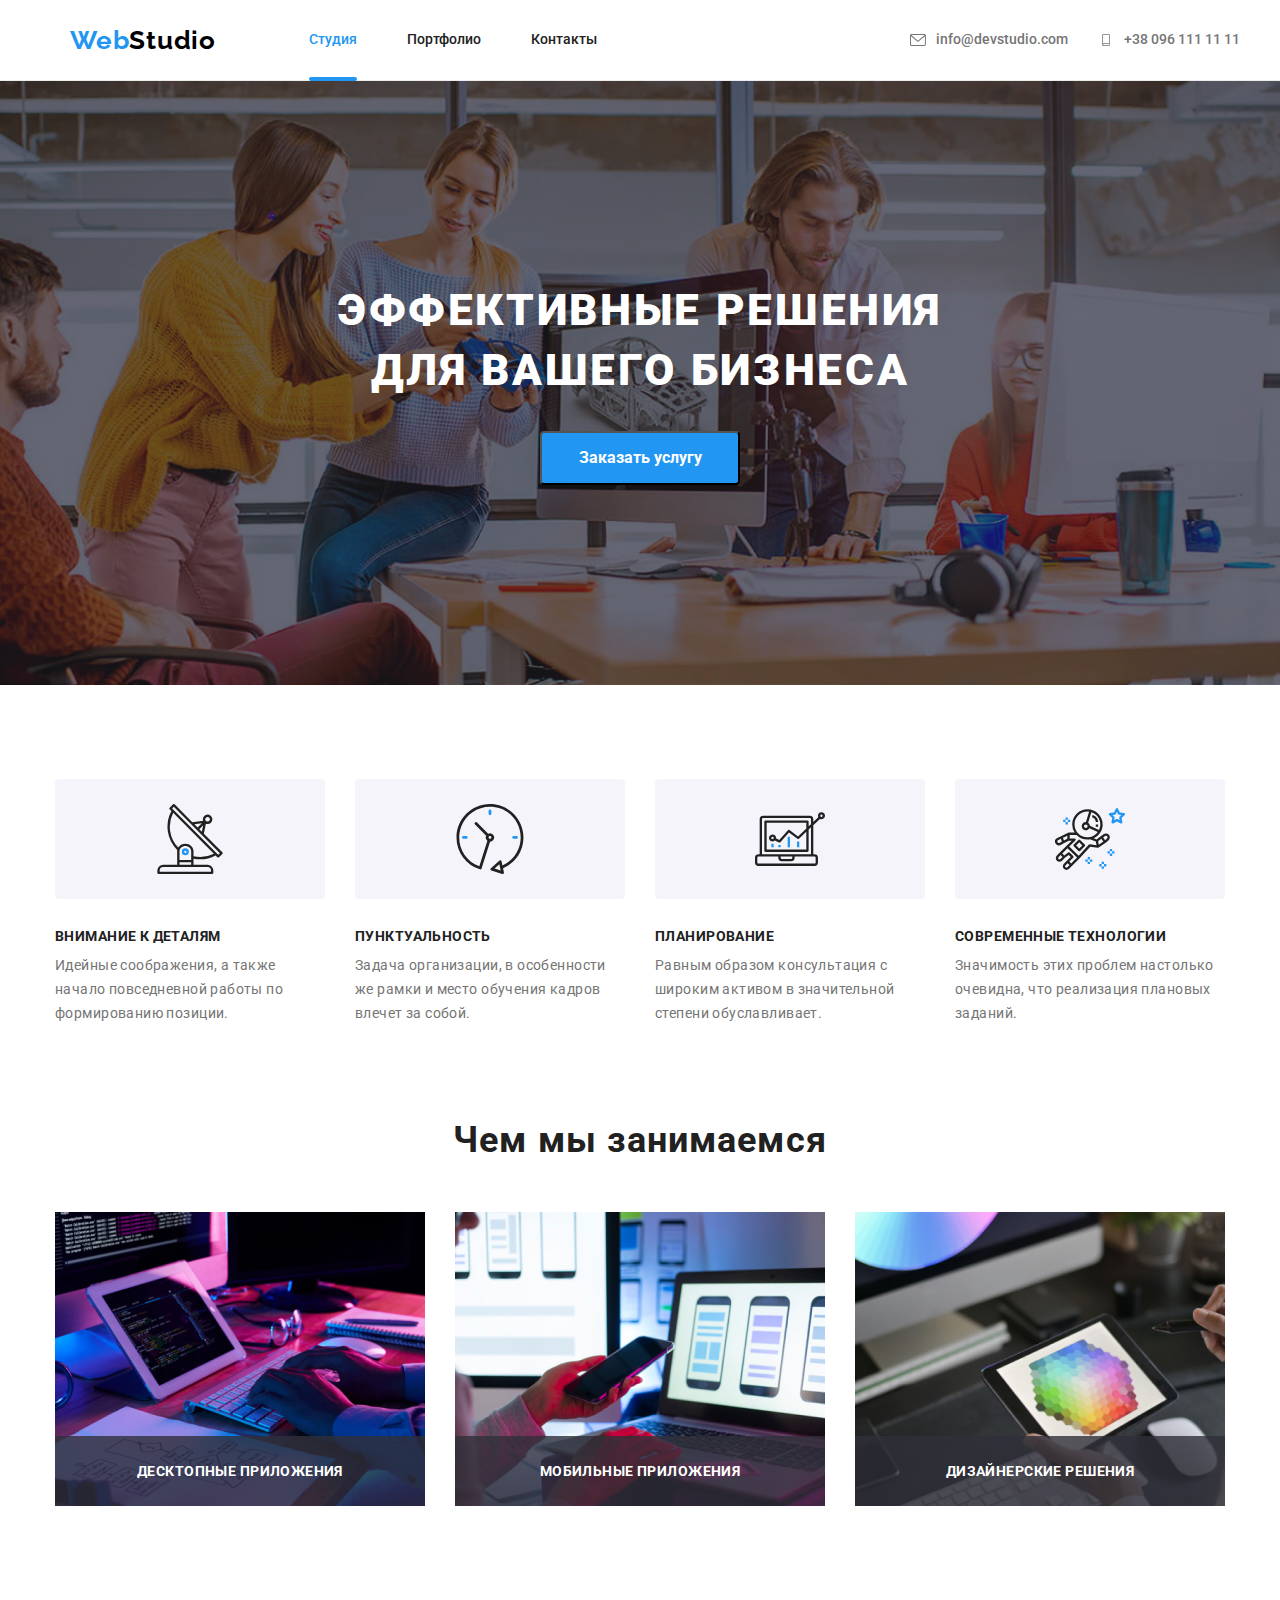
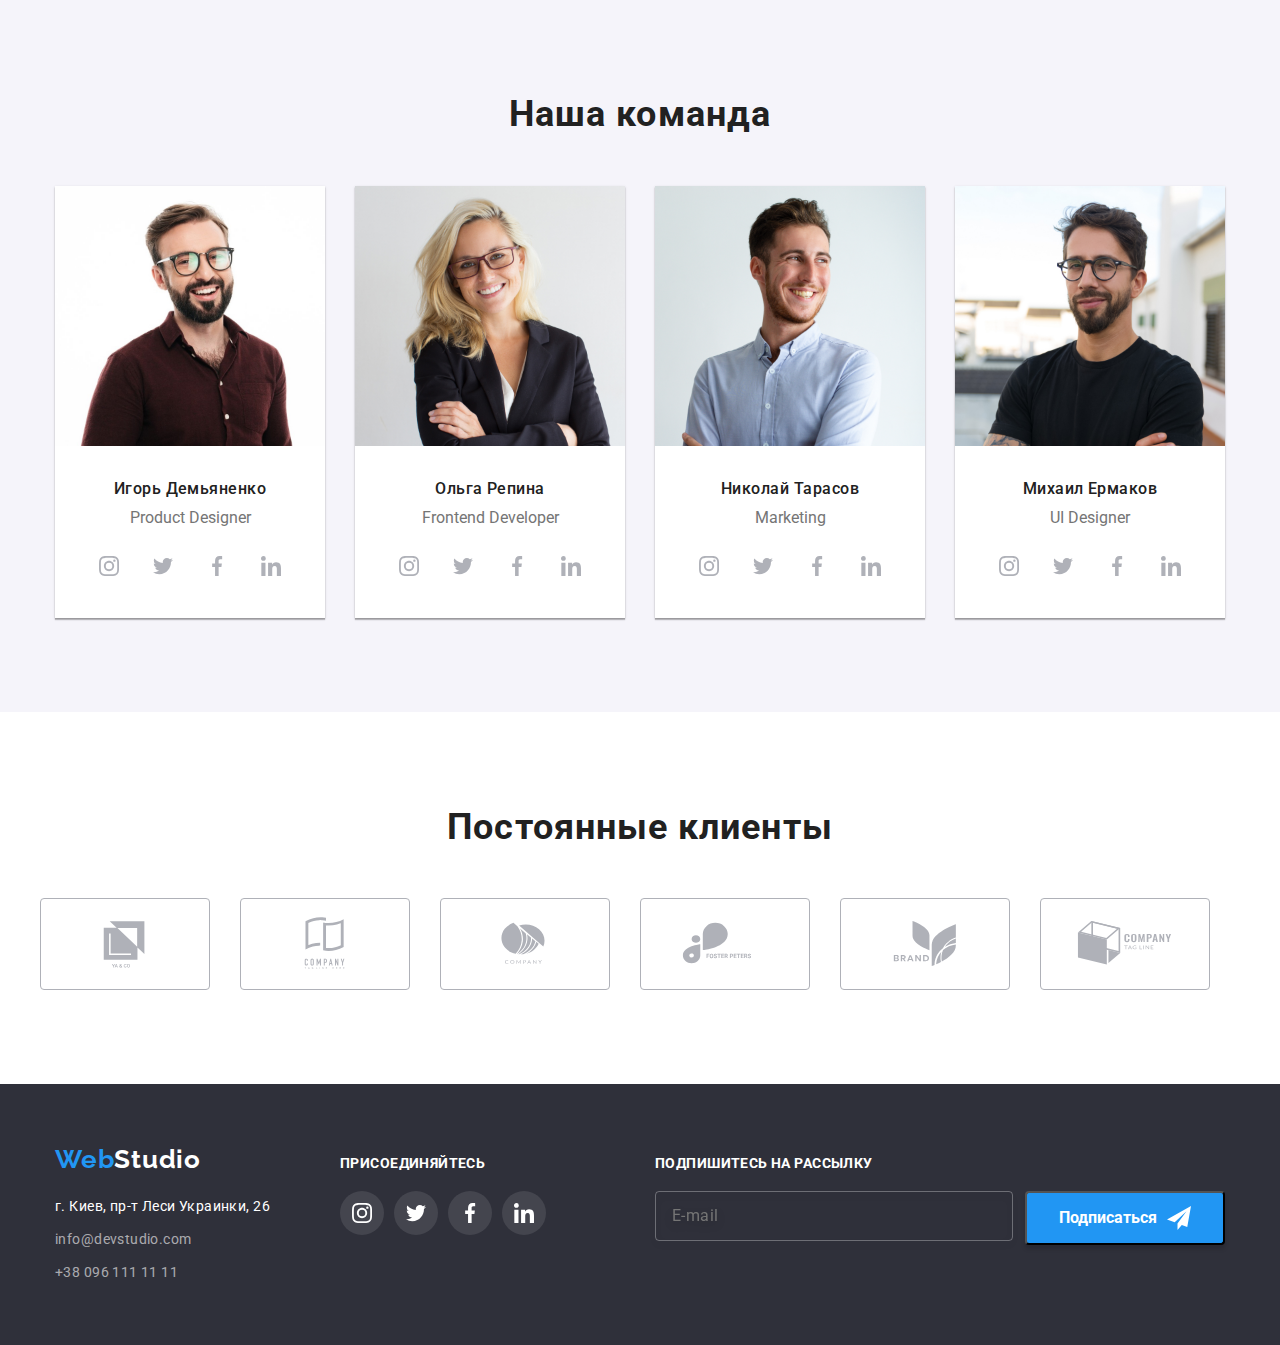
<file: index.html>
<!DOCTYPE html>
<html lang="en">
<head>
    <meta charset="UTF-8">
    <meta http-equiv="X-UA-Compatible" content="IE=edge">
    <meta name="viewport" content="width=device-width, initial-scale=1.0">
    <title>Document</title>
    
    <link rel="preconnect" href="https://fonts.googleapis.com" />
    <link rel="preconnect" href="https://fonts.gstatic.com" />
    <link rel="stylesheet" href="https://cdnjs.cloudflare.com/ajax/libs/modern-normalize/1.1.0/modern-normalize.min.css" />
    <link rel="stylesheet" href="./css/styles.css" />
    <link href="https://fonts.googleapis.com/css2?family=Raleway:wght@700&family=Roboto:wght@400;500;700;900&display=swap"
    rel="stylesheet"
    />
</head>

<body>
    <!--Верхняя линия-->

    <header class="page-header">
        <div class="container">
            <div class="main-nav">
            <a class="logo-left" href="">Web<span class="logo-right">Studio</span></a>
        
        <nav>
            <ul class="site-nav">
                <li class="item"><a href="./studio.html" class="link nav current">Студия</a></li>
                <li class="item"><a href="./portfolio.html" class="link nav">Портфолио</a></li>
                <li class="item"><a href="" class="link nav">Контакты</a></li>
            </ul>
        </nav>
        
        <ul class="contacts-list">
            <li>
                <a class="link contacts tel" href="emailto:info@devstudio.com" aria-label="mail">
                <svg class="header-icon" width="16" heigth="12px">
                    <use href="./images/icons.svg#icon-envelope"></use>
                </svg>
                info@devstudio.com</a>
            </li>
            <li>
                <a class="link contacts mail" href="tel:+380961111111" aria-label="tel">
                <svg class="header-icon" width="16" heigth="12">
                    <use href="./images/icons.svg#icon-smartphone"></use>
                </svg>
                +38 096 111 11 11</a>
            </li>
        </ul>
        </div>
        </div>
    </header>
        <main>

            <!--Шапка-->

            <section class="order-service">
                <h1 class="title">Эффективные решения <br> для вашего бизнеса</h1>
                <button type="button" class="button" data-modal-open>Заказать услугу</button>
            </section>

            <!--Особенности-->
            
            <section class="section-feature">
                <div class="container">
                <ul class="feature-list">
                    <li class="card-feature">
                        <div class="card-icon">
                            <svg class="icon antenna" width="70" height="70">
                                <use href="./images/icons.svg#icon-antenna"></use>
                            </svg>
                        </div>
                        <h3 class="title">Внимание к деталям</h3>
                        <p class="text">Идейные соображения, а также начало повседневной работы по формированию позиции.</p>
                    </li>

                    <li class="card-feature">
                        <div class="card-icon">
                            <svg class="icon clock" width="70" height="70">
                                <use href="./images/icons.svg#icon-clock"></use>
                            </svg>
                        </div>
                        <h3 class="title">Пунктуальность</h3>
                        <p class="text">Задача организации, в особенности же рамки и место обучения кадров влечет за собой.</p>
                    </li>
                    <li class="card-feature icon-diagram">
                        <div class="card-icon">
                            <svg class="icon diagram" width="70" height="70">
                                <use href="./images/icons.svg#icon-diagram"></use>
                            </svg>
                        </div>
                        <h3 class="title">Планирование</h3>
                        <p class="text">Равным образом консультация с широким активом в значительной степени обуславливает.</p>
                    </li>
            
                    <li class="card-feature icon-astronaut">
                        <div class="card-icon">
                            <svg class="icon astronaut" width="70" height="70">
                                <use href="./images/icons.svg#icon-astronaut"></use>
                            </svg>
                        </div>
                        <h3 class="title">Современные технологии</h3>
                        <p class="text">Значимость этих проблем настолько очевидна, что реализация плановых заданий.</p>
                    </li>
                </ul>
                </div>
            </section>
            
            <!--Чем мы занимаемся-->
            
            <section class="section work">
                <div class="container">
                <h2 class="section-title">Чем мы занимаемся</h2>
                <ul class="work-list">
                     <li>
                         <div class="example">
                               <img src="./images/box1.jpg" alt="программирование" width="370" height="294">
                               <div class="example-title"><p class="work-title">Десктопные приложения</p></div>
                         </div>
                    </li> 
                     <li>
                         <div class="example">
                               <img src="./images/box 2.jpg" alt="мобильные приложения" width="370" height="294">
                               <div class="example-title"><p class="work-title">Мобильные приложения</p></div>
                         </div>
                    </li>
                     <li>
                         <div class="example">
                               <img src="./images/box3.jpg" alt="стиллизация" width="370" height="294">
                               <div class="example-title"><p class="work-title">Дизайнерские решения</p></div>
                         </div>
                    </li>
                </ul>
                </div>
            </section>
            
            <!--Наша команда-->
            
            <section class="section-team">
                <div class="container">
                  <h2 class="section-title">Наша команда</h2>
                    <ul class="team-list">
                       <li class="team-card">
                           <img src="./images/img1.jpg" alt="photo Игорь Демьяненко" width="270" height="260">
                            <div class="team-content">
                             <h3 class="title">Игорь Демьяненко</h3>
                              <p class="text">Product Designer</p>
                                <ul class="item-list">
                                <li class="item-team">
                                   <a class="item-icon link" href="" aria-label="icon instagram" >
                                        <svg class="icon-team" width="20" heigth="20">
                                            <use href="./images/icons.svg#icon-instagram"></use>
                                        </svg>
                                     
                                    </a>
                                     <a class="item-icon link" href="" aria-label="icon twitter">
                                        <svg class="icon-team" width="20" heigth="20">
                                            <use href="./images/icons.svg#icon-twitter"></use>
                                        </svg>
                                
                                    </a>
                                    <a class="item-icon link" href="" arial-label="icon facebook">
                                        <svg class="icon-team" width="20" heigth="20">
                                            <use href="./images/icons.svg#icon-facebook"></use>
                                        </svg>
                                    
                                    </a>
                                    <a class="item-icon link" href="" arial-label="icon linkedin">
                                        <svg class="icon-team" width="20" heigth="20">
                                            <use href="./images/icons.svg#icon-linkedin"></use>
                                        </svg>
                                    
                                    </a>
                                </li>
                            </ul>
                            
                        </div>

                    </li>
                    <li class="team-card">
                        <img src="./images/img2.jpg" alt="photo Ольга Репина" width="270" height="260">
                        <div class="team-content">
                            <h3 class="title">Ольга Репина</h3>
                            <p class="text">Frontend Developer</p>

                            <ul class="item-list">
                                <li class="item-team">
                                    <a class="item-icon link" href="" aria-label="icon instagram">
                                        <svg class="icon-team" width="20" heigth="20">
                                            <use href="./images/icons.svg#icon-instagram"></use>
                                        </svg>
                                
                                    </a>
                                    <a class="item-icon link" href="" aria-label="icon twitter">
                                        <svg class="icon-team" width="20" heigth="20">
                                            <use href="./images/icons.svg#icon-twitter"></use>
                                        </svg>
                                
                                    </a>
                                    <a class="item-icon link" href="" arial-label="icon facebook">
                                        <svg class="icon-team" width="20" heigth="20">
                                            <use href="./images/icons.svg#icon-facebook"></use>
                                        </svg>
                                
                                    </a>
                                    <a class="item-icon link" href="" arial-label="icon linkedin">
                                        <svg class="icon-team" width="20" heigth="20">
                                            <use href="./images/icons.svg#icon-linkedin"></use>
                                        </svg>
                                
                                    </a>
                                </li>
                            </ul>
                            
                        </div>
                    </li>
                    <li class="team-card">
                        <img src="./images/img3.jpg" alt="photo Николай Тарасов" width="270" height="260">
                        <div class="team-content">
                            <h3 class="title">Николай Тарасов</h3>
                            <p class="text">Marketing</p>
                            <ul class="item-list">
                                <li class="item-team">
                                    <a class="item-icon link" href="" aria-label="icon instagram">
                                        <svg class="icon-team" width="20" heigth="20">
                                            <use href="./images/icons.svg#icon-instagram"></use>
                                        </svg>
                                
                                    </a>
                                    <a class="item-icon link" href="" aria-label="icon twitter">
                                        <svg class="icon-team" width="20" heigth="20">
                                            <use href="./images/icons.svg#icon-twitter"></use>
                                        </svg>
                                
                                    </a>
                                    <a class="item-icon link" href="" arial-label="icon facebook">
                                        <svg class="icon-team" width="20" heigth="20">
                                            <use href="./images/icons.svg#icon-facebook"></use>
                                        </svg>
                                
                                    </a>
                                    <a class="item-icon link" href="" arial-label="icon linkedin">
                                        <svg class="icon-team" width="20" heigth="20">
                                            <use href="./images/icons.svg#icon-linkedin"></use>
                                        </svg>
                                
                                    </a>
                                </li>
                            </ul>
                            
                        </div>
                    </li>
                    <li class="team-card">
                        <img src="./images/img4.jpg" alt="photo Михаил Ермаков" width="270" height="260">
                        <div class="team-content">
                            <h3 class="title">Михаил Ермаков</h3>
                            <p class="text">UI Designer</p>

                            <ul class="item-list">
                                <li class="item-team">
                                    <a class="item-icon link" href="" aria-label="icon instagram">
                                        <svg class="icon-team" width="20" heigth="20">
                                            <use href="./images/icons.svg#icon-instagram"></use>
                                        </svg>
                                
                                    </a>
                                    <a class="item-icon link" href="" aria-label="icon twitter">
                                        <svg class="icon-team" width="20" heigth="20">
                                            <use href="./images/icons.svg#icon-twitter"></use>
                                        </svg>
                                
                                    </a>
                                    <a class="item-icon link" href="" arial-label="icon facebook">
                                        <svg class="icon-team" width="20" heigth="20">
                                            <use href="./images/icons.svg#icon-facebook"></use>
                                        </svg>
                                
                                    </a>
                                    <a class="item-icon link" href="" arial-label="icon linkedin">
                                        <svg class="icon-team" width="20" heigth="20">
                                            <use href="./images/icons.svg#icon-linkedin"></use>
                                        </svg>
                                
                                    </a>
                                </li>
                            </ul>
                            

                        </div>
                    </li>
                 </ul>
                </div>
            </section>

            <!--Постоянные клиенты-->

            <section class="clients">
                <div class="container">
                  <h2 class="title-clients">Постоянные клиенты</h2>
                    <ul class="clients-list">
                      <li class="clients-item">
                           <a class="clients-logo" href="" aria-label="">
                               <svg class="icon-logo" width="106" heigth="60">
                                <use href="./images/icons.svg#icon-Logo1"></use>
                               </svg>
                           </a>
                      </li>
                      <li class="clients-item">
                           <a class="clients-logo" href="" aria-label="">
                               <svg class="icon-logo" width="106" heigth="60">
                                <use href="./images/icons.svg#icon-Logo2"></use>
                               </svg>
                           </a>
                      </li>
                      <li class="clients-item">
                           <a class="clients-logo" href="" aria-label="">
                               <svg class="icon-logo" width="106" heigth="60">
                                <use href="./images/icons.svg#icon-Logo3"></use>
                               </svg>
                           </a>
                      </li>
                      <li class="clients-item">
                           <a class="clients-logo" href="" aria-label="">
                               <svg class="icon-logo" width="106" heigth="60">
                                <use href="./images/icons.svg#icon-Logo4"></use>
                               </svg>
                           </a>
                      </li>
                      <li class="clients-item">
                           <a class="clients-logo" href="" aria-label="">
                               <svg class="icon-logo" width="106" heigth="60">
                                <use href="./images/icons.svg#icon-Logo5"></use>
                               </svg>
                           </a>
                      </li>
                      <li class="clients-item">
                           <a class="clients-logo" href="" aria-label="">
                               <svg class="icon-logo" width="106" heigth="60">
                                <use href="./images/icons.svg#icon-Logo6"></use>
                               </svg>
                           </a>
                      </li>
                  </ul>
                </div> 
            </section>
            
        </main>
        
        <!--Подвал-->

        <footer class="page-footer">
            <div class="container footer">
                <div class="logo-address">
                    <div class="logo-footer">
                         <a class="logo-left" href="">Web<span class="logo-right">Studio</span></a>
                    </div>
                  <address>
                    <ul class="footer-list">
                       <li><a href="" class="link-address">г. Киев, пр-т Леси Украинки, 26</a></li>
                       <li><a href="" class="link">info@devstudio.com</a></li>
                       <li><a href="" class="link">+38 096 111 11 11</a></li>
                    </ul>
                  </address>
                </div>
                    <div class="social">
                         <h3 class="text-social">присоединяйтесь</h3>
                            <ul class="social-list">
                                <li class="social-item">
                                    <a class="social-icon" href="" aria-label="icon instagram">
                                        <svg class="icon-footer" width="20" heigth="20">
                                           <use href="./images/icons.svg#icon-instagram"></use>
                                        </svg>
                                    </a>
                                </li>
                                <li class="social-item">
                                    <a class="social-icon" href="" aria-label="icon twitter">
                                       <svg class="icon-footer" width="20" heigth="20">
                                           <use href="./images/icons.svg#icon-twitter"></use>
                                       </svg>
                                   </a>
                                </li>
                                <li class="social-item">
                                    <a class="social-icon" href="" aria-label="icon facebook">
                                        <svg class="icon-footer" width="20" heigth="20">
                                            <use href="./images/icons.svg#icon-facebook"></use>
                                        </svg>
                                    </a>
                                </li>
                                <li class="social-item">
                                    <a class="social-icon" href="" aria-label="icon linkedin">
                                        <svg class="icon-footer" width="20" heigth="20">
                                            <use href="./images/icons.svg#icon-linkedin"></use>
                                        </svg>
                                    </a>
                               </li>
                            </ul>
                    </div>
                    <div class="email-form">
                        <p class="email-title">Подпишитесь на рассылку</p>
                        <form class="footer-form" name="footer-form">
                            <label for="user-mail">
                                <input class="footer-input" type="email" name="user-mail" id="user-mail" placeholder="E-mail">
                            </label>
                            <label for="footer-button">
                                <button class="button footer-btn" type="submit">Подписаться
                                    <svg class="icon-send" width="24" height="24">
                                        <use href="./images/icons.svg#icon-icon-send" ></use>
                                    </svg>
                                </button>
                                
                            </label>
                            
                        </form>
                        
                    </div>
            </div>
        </footer>

        <!-- Модальное окно -->

        <div class="backdrop is-hidden" data-modal>
            <div class="modal">
                <button class="close" data-modal-close>
                    <svg class="icon-close" width="18" heigth="18">
                        <use href="./images/icons.svg#icon-close-black-18dp-2-1-1"></use>
                    </svg>
                </button>
                <!-- Данные заказчика -->

                <strong class="form-title">Оставьте свои данные, мы вам перезвоним</strong>
                <form class="modal-form">
                    <label class="form-group">
                        <span class="form-label">Имя</span>
                        <span class="form-input-container">
                            <input class="form-input" type="text" name="user-name">
                            <svg class="form-icon" width="18" height="18">
                                <use href="./images/icons.svg#icon-person-black-18dp"></use>
                            </svg>
                        </span>

                    </label>
                    <label class="form-group">
                        <span class="form-label">Телефон</span>
                        <span class="form-input-container">
                           <input class="form-input" type="phone" name="user-phone">
                           <svg class="form-icon" width="18" height="18">
                               <use href="./images/icons.svg#icon-phone-black-18dp"></use>
                           </svg>
                        </span>

                    </label>
                    <label class="form-group">
                        <span class="form-label">Почта</span>
                        <span class="form-input-container">
                           <input class="form-input" type="mail" name="user-email">
                           <svg class="form-icon" width="18" height="18">
                               <use href="./images/icons.svg#icon-email-black-18dp"></use>
                           </svg>
                        </span>

                    </label>
                    <label class="form-comment">
                        <span class="form-label">Коментарий</span>
                        <textarea class="comment" name="comment" id="comment" cols="30" rows="10" placeholder="Введите текст"></textarea>
                    </label>
                    <!-- Соглашение с рассылкой -->
                    <label class="form-policy-group">
                        <input class="custom-checkbox" type="checkbox" name="custom-checkbox">
                        <span class="checkbox">
                            <svg class="checkbox-icon" width="16" height="15">
                                <use href="./images/icons.svg#icon-Vector"></use>
                            </svg>
                        </span>
                        <span class="checkbox-label">
                            Соглашаюсь с рассылкой и принимаю
                            <a class="checkbox-label-link" href="">Условия договора</a>
                        </span>
                    </label>
                    <button class="button btn-submit" type="submit">Отправить</button>
                </form>
            </div>
        </div>

        <script src="./js/modal.js"></script>

    
</body>
</html>
</file>
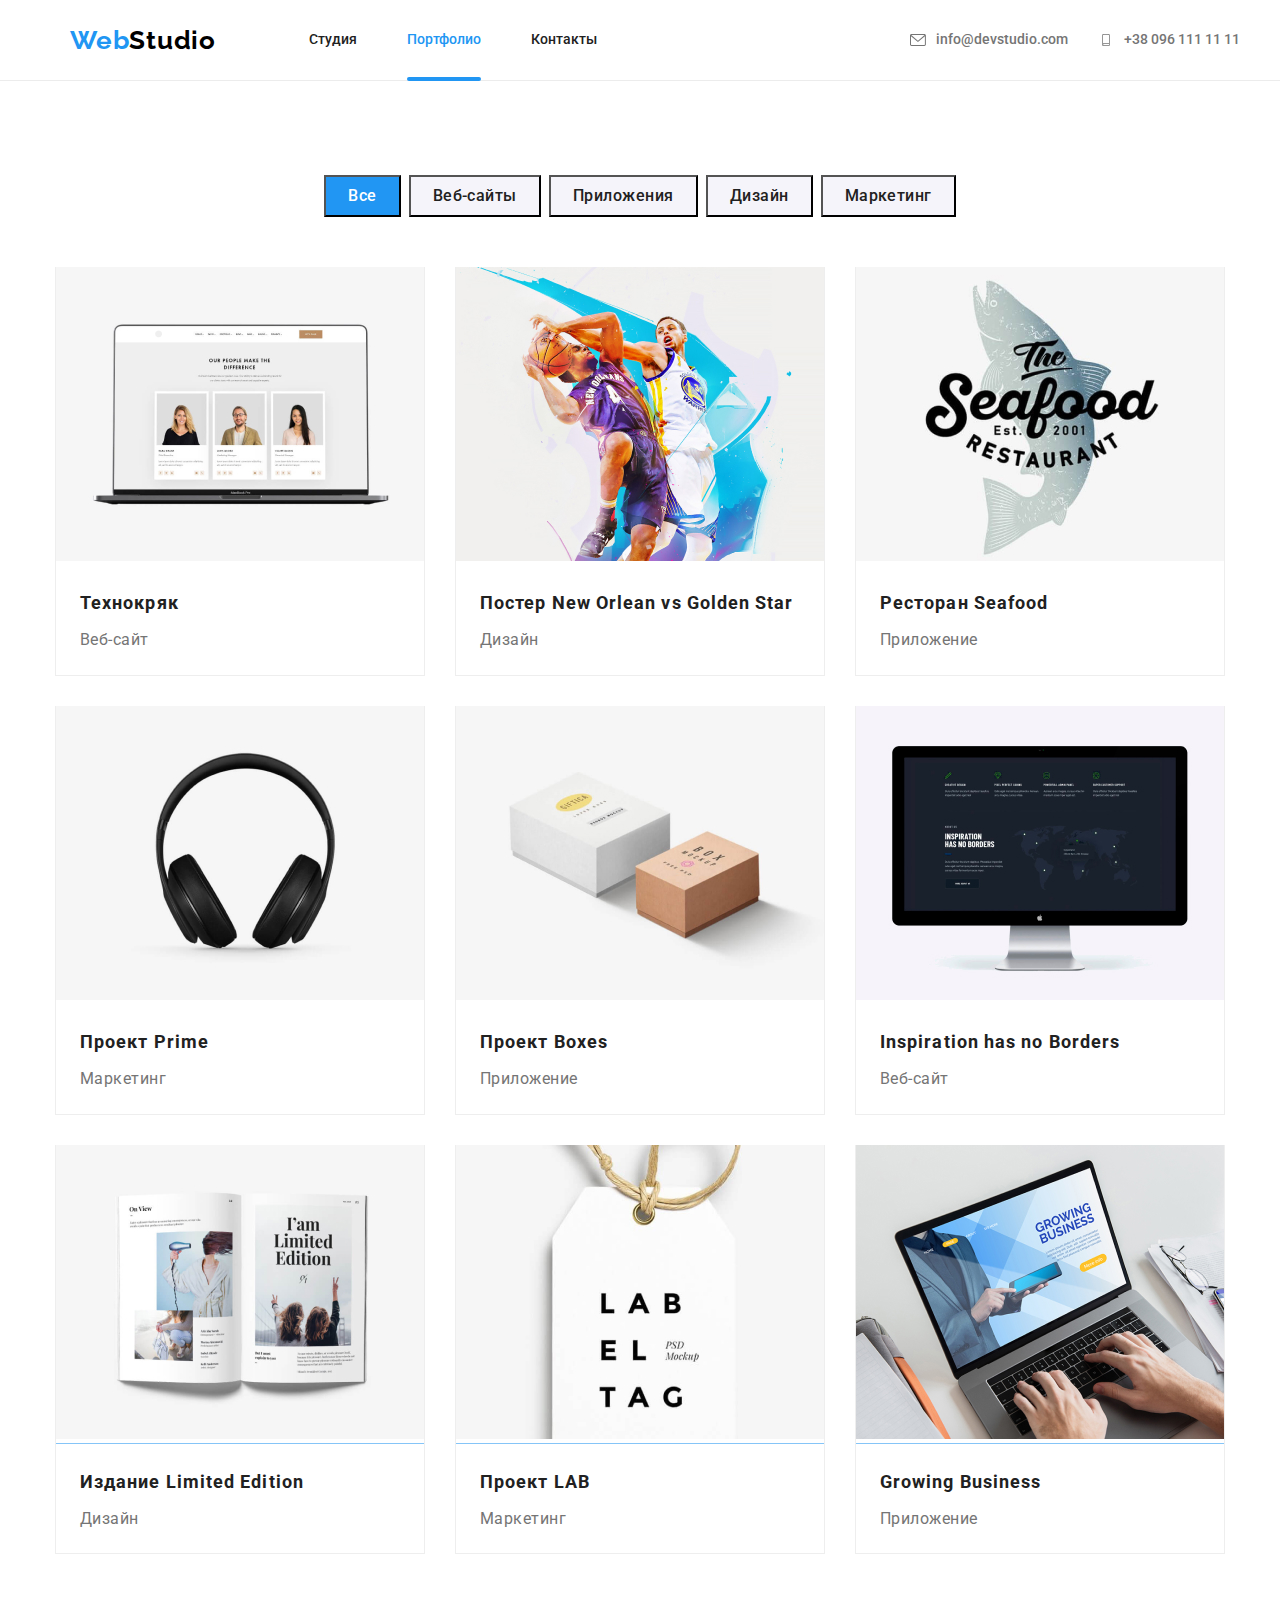
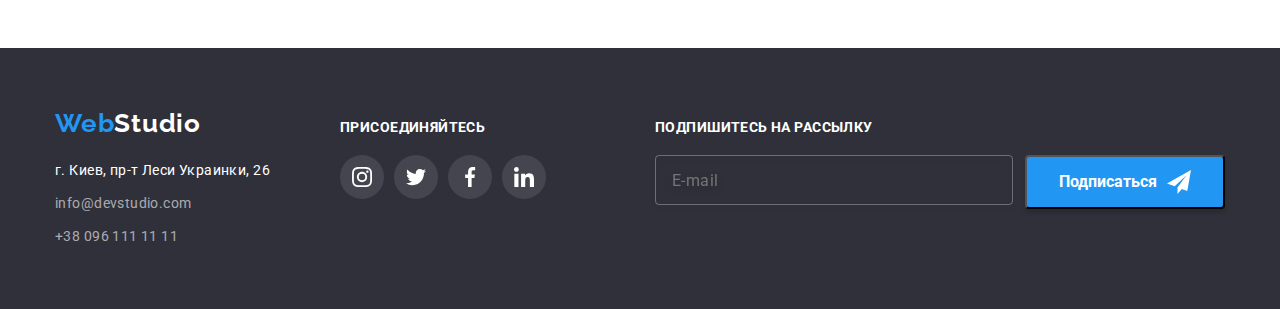
<file: portfolio.html>
<!DOCTYPE html>
<html lang="en">
<head>
    <meta charset="UTF-8">
    <meta http-equiv="X-UA-Compatible" content="IE=edge">
    <meta name="viewport" content="width=device-width, initial-scale=1.0">
    <title>Document</title>

    <link rel="preconnect" href="https://fonts.googleapis.com" />
    <link rel="preconnect" href="https://fonts.gstatic.com" />
    <link rel="stylesheet"
        href="https://cdnjs.cloudflare.com/ajax/libs/modern-normalize/1.1.0/modern-normalize.min.css" />
    <link rel="stylesheet" href="./css/styles.css" />
    <link
        href="https://fonts.googleapis.com/css2?family=Raleway:wght@700&family=Roboto:wght@400;500;700;900&display=swap"
        rel="stylesheet" />
</head>
<body>
    <!--Верхняя линия-->
    
    <header class="page-header">
        <div class="container">
            <div class="main-nav">
                <a class="logo-left" href="">Web<span class="logo-right">Studio</span></a>
    
                <nav>
                    <ul class="site-nav">
                        <li class="item"><a href="./studio.html" class="link nav">Студия</a></li>
                        <li class="item"><a href="./portfolio.html" class="link nav current">Портфолио</a></li>
                        <li class="item"><a href="" class="link nav">Контакты</a></li>
                    </ul>
                </nav>
    
                <ul class="contacts-list">
                    <li>
                        <a class="link contacts tel" href="emailto:info@devstudio.com" aria-label="mail">
                            <svg class="header-icon" width="16" heigth="12px">
                                <use href="./images/icons.svg#icon-envelope"></use>
                            </svg>
                            info@devstudio.com</a>
                    </li>
                    <li>
                        <a class="link contacts mail" href="tel:+380961111111" aria-label="tel">
                            <svg class="header-icon" width="16" heigth="12">
                                <use href="./images/icons.svg#icon-smartphone"></use>
                            </svg>
                            +38 096 111 11 11</a>
                    </li>
                </ul>
            </div>
        </div>
    </header>
    
    <!-- Портфолио -->
    
    <section class="portfolio">
        <div class="container">
            <div class="filter">
        <ul class="filter-list">
            <li> <button class="btn-all" type="button">Все</button></li>
            <li> <button class="btn" type="button">Веб-сайты</button></li>
            <li> <button class="btn" type="button">Приложения</button></li>
            <li> <button class="btn" type="button">Дизайн</button></li>
            <li> <button class="btn" type="button">Маркетинг</button></li>
        </ul>
        </div>

        <ul class="project">
            <li class="container-project">
                <div class="thumb">
                  <img src="./images/portfolio.img/img.jpg" alt="Веб-сайт">
                   <div class="overlay">
                        <p class="overlay-text">
                            Ресурс предлагает комплексные предложения с разным уровнем функционала и сервисов. Все это позволит посетителю получить
                            исчерпывающие сведения о компании или частном лице.
                        </p>
                   </div>
                </div>
                        <div class="content">
                            <h2 class="title">Технокряк</h2>
                            <p class="text">Веб-сайт</p>
                        </div>
                
            </li>
            <li class="container-project">
                <div class="thumb">
                    <img src="./images/portfolio.img/img(1).jpg" alt="Дизайн">
                    <div class="overlay">
                        <p class="overlay-text">
                               Ресурс предлагает комплексные предложения с разным уровнем функционала и сервисов. Все это позволит посетителю получить исчерпывающие сведения о компании или частном лице.
                        </p>
                    </div>
                </div>
                
                <div class="content">
                    <h2 class="title">Постер New Orlean vs Golden Star</h2>
                    <p class="text">Дизайн</p>
                </div>
                
            </li>
            <li class="container-project">
                <div class="thumb">
                    <img src="./images/portfolio.img/img(2).jpg" alt="Приложение">
                    <div class="overlay">
                        
                        <p class="overlay-text">
                               Ресурс предлагает комплексные предложения с разным уровнем функционала и сервисов. Все это позволит посетителю получить исчерпывающие сведения о компании или частном лице.
                        </p>
                    </div>
                </div>
                
                <div class="content">
                    <h2 class="title">Ресторан Seafood</h2>
                    <p class="text">Приложение</p>
                </div>
                
            </li>
            <li class="container-project">
                <div class="thumb">
                    <img src="./images/portfolio.img/img(3).jpg" alt="Маркетинг">
                    <div class="overlay">
                        
                        <p class="overlay-text">
                               Ресурс предлагает комплексные предложения с разным уровнем функционала и сервисов. Все это позволит посетителю получить исчерпывающие сведения о компании или частном лице.
                        </p>
                    </div>
                </div>
                
                <div class="content">
                    <h2 class="title">Проект Prime</h2>
                    <p class="text">Маркетинг</p>
                </div>
                
            </li>
            <li class="container-project">
                <div class="thumb">
                    <img src="./images/portfolio.img/img(4).jpg" alt="Приложение">
                    <div class="overlay">
                        
                        <p class="overlay-text">
                               Ресурс предлагает комплексные предложения с разным уровнем функционала и сервисов. Все это позволит посетителю получить исчерпывающие сведения о компании или частном лице.
                        </p>
                    </div>
                </div>
                
                <div class="content">
                    <h2 class="title">Проект Boxes</h2>
                    <p class="text">Приложение</p>
                </div>
                
            </li>
            <li class="container-project">
                <div class="thumb">
                    <img src="./images/portfolio.img/img(5).jpg" alt="Веб-сайт">
                    <div class="overlay">
                        
                        <p class="overlay-text">
                               Ресурс предлагает комплексные предложения с разным уровнем функционала и сервисов. Все это позволит посетителю получить исчерпывающие сведения о компании или частном лице.
                        </p>
                    </div>
                </div>
                
                <div class="content">
                    <h2 class="title">Inspiration has no Borders</h2>
                    <p class="text">Веб-сайт</p>
                </div>
                
            </li>
            <li class="container-project">
                <div class="thumb">
                    <img src="./images/portfolio.img/img(6).jpg" alt="Дизайн">
                    <div class="overlay">
                        
                        <p class="overlay-text">
                               Ресурс предлагает комплексные предложения с разным уровнем функционала и сервисов. Все это позволит посетителю получить исчерпывающие сведения о компании или частном лице.
                        </p>
                    </div>
                </div>
                
                <div class="content">
                     <h2 class="title">Издание Limited Edition</h2>
                     <p class="text">Дизайн</p>
                </div>
                
            </li>
            <li class="container-project">
                <div class="thumb">
                    <img src="./images/portfolio.img/img(7).jpg" alt="Маркетинг">
                    <div class="overlay">
                        
                        <p class="overlay-text">
                               Ресурс предлагает комплексные предложения с разным уровнем функционала и сервисов. Все это позволит посетителю получить исчерпывающие сведения о компании или частном лице.
                        </p>
                    </div>
                </div>
                
                <div class="content">
                    <h2 class="title">Проект LAB</h2>
                    <p class="text">Маркетинг</p>
                </div>
                
            </li>
            <li class="container-project">
                <div class="thumb">
                    <img src="./images/portfolio.img/img(8).jpg" alt="Приложение">
                    <div class="overlay">
                        
                        <p class="overlay-text">
                               Ресурс предлагает комплексные предложения с разным уровнем функционала и сервисов. Все это позволит посетителю получить исчерпывающие сведения о компании или частном лице.
                        </p>
                    </div>
                </div>
                
                <div class="content">
                    <h2 class="title">Growing Business</h2>
                    <p class="text">Приложение</p>
                </div>
                
            </li>
        </ul>
        </div>
    </section>
    
    <!--Подвал-->
    
    <footer class="page-footer">
        <div class="container footer">
            <div class="logo-address">
                <div class="logo-footer">
                    <a class="logo-left" href="">Web<span class="logo-right">Studio</span></a>
                </div>
                <address>
                    <ul class="footer-list">
                        <li><a href="" class="link-address">г. Киев, пр-т Леси Украинки, 26</a></li>
                        <li><a href="" class="link">info@devstudio.com</a></li>
                        <li><a href="" class="link">+38 096 111 11 11</a></li>
                    </ul>
                </address>
            </div>
            <div class="social">
                <h3 class="text-social">присоединяйтесь</h3>
                <ul class="social-list">
                    <li class="social-item">
                        <a class="social-icon" href="" aria-label="icon instagram">
                            <svg class="icon-footer" width="20" heigth="20">
                                <use href="./images/icons.svg#icon-instagram"></use>
                            </svg>
                        </a>
                    </li>
                    <li class="social-item">
                        <a class="social-icon" href="" aria-label="icon twitter">
                            <svg class="icon-footer" width="20" heigth="20">
                                <use href="./images/icons.svg#icon-twitter"></use>
                            </svg>
                        </a>
                    </li>
                    <li class="social-item">
                        <a class="social-icon" href="" aria-label="icon facebook">
                            <svg class="icon-footer" width="20" heigth="20">
                                <use href="./images/icons.svg#icon-facebook"></use>
                            </svg>
                        </a>
                    </li>
                    <li class="social-item">
                        <a class="social-icon" href="" aria-label="icon linkedin">
                            <svg class="icon-footer" width="20" heigth="20">
                                <use href="./images/icons.svg#icon-linkedin"></use>
                            </svg>
                        </a>
                    </li>
                </ul>
            </div>
            <div class="email-form">
                <p class="email-title">Подпишитесь на рассылку</p>
                <form class="footer-form" name="footer-form">
                    <label for="user-mail">
                        <input class="footer-input" type="email" name="user-mail" id="user-mail" placeholder="E-mail">
                    </label>
                    <label for="footer-button">
                        <button class="button footer-btn" type="submit">Подписаться
                            <svg class="icon-send" width="24" height="24">
                                <use href="./images/icons.svg#icon-icon-send"></use>
                            </svg>
                        </button>
    
                    </label>
    
                </form>
    
            </div>
        </div>
    </footer>

</body>
</html>
</file>
<file: css/styles.css>
/*основной цвет текста #212121 */
/*вторичный цвет текста #757575*/
/* белый #FFFFFF */
/*акцент #2196F3*/
/* вторичный цвет фона #F5F4FA*/
html {
box-sizing: border-box;
}
*,
*::before,
*::after {
    box-sizing: inherit;
}

:root {
    --primary-text-color: #757575;
    --title-text-color: #212121;
    --accent-color: #2196F3;
    --primary-bg-color: #FFFFFF;
}

body {
    background: var(--primary-bg-color);
    color: var(--primary-text-color);
    font-family: Roboto;
    font-style: normal;
}

.link {
    text-decoration: none;
}
ul {
    list-style: none;
    margin: 0;
    padding: 0;
}
h1,
h2,
h3,
p {
    margin: 0;
}
.img {
    display: block;
    width: 100%;
    height: auto;
}
.container, .main-nav {
    width: 1200px;
    padding-left: 15px;
    padding-right: 15px;
    margin-left: auto;
    margin-right: auto;

}
/* Page header */
.page-header {
    border-bottom: 1px solid #ECECEC;
}
/* Logotipe */
.page-header .logo-left {
    color: #2196F3;
    text-decoration: none;
    font-family: 'Raleway';
    font-weight: 700;
    font-size: 26px;
    line-height: 1.19;
    /* identical to box height */
    
    letter-spacing: 0.03em;
}
.page-header .logo-right {
    color: #000000;
    font-family: 'Raleway';
    font-weight: 700;
    font-size: 26px;
    line-height: 1.19;
    /* identical to box height */
    
    letter-spacing: 0.03em;
}
.main-nav {
    display: flex;
    align-items: center;
}

/* Navigation */
.site-nav {
    display: flex;
    margin-left: 93px;

    font-weight: 500;
    font-size: 14px;
    line-height: 1.14;
}
.nav {
    display: block;
    padding-top: 32px;
    padding-bottom: 32px;
    position: relative;
    transition: color 250ms cubic-bezier(0.4, 0, 0.2, 1);
}


.site-nav .item + .item {
margin-left: 50px;
}
.site-nav .link {
    color: var(--title-text-color);
}
.item .nav:hover,
.item .nav:focus {
    color: var(--accent-color);
}
.nav::after {
    position: absolute;
    content: '';
    display: block;
    bottom: 0%;
    left: 0%;
    width: 100%;
    height: 4px;
    background: #2196F3;
    border-radius: 2px;
    opacity: 0;
    transition: opacity 250ms cubic-bezier(0.4, 0, 0.2, 1);
}
.nav.current::after {
    position: absolute;
    content: '';
    display: block;
    bottom: -1px;
    left: 0%;
    width: 100%;
    height: 4px;
    background: #2196F3;
    border-radius: 2px;
    
}
.nav:hover::after,
.nav:focus::after {
    opacity: 1;
}
.site-nav .link.current {
    color: var(--accent-color);
    text-decoration: none;
}
.nav.current::after {
    opacity: 1;
}

/* Contacts */
.contacts-list {
    display: flex;
    margin-left: auto;
    
}
.contacts {
    display: block;
    padding-top: 32px;
    padding-bottom: 32px;
}
.contacts-list li + li {
    margin-left: 30px;
}
.contacts-list .link {
    color: var(--primary-text-color);
    font-weight: 500;
    font-size: 14px;
    line-height: 1.14;
    transition: color 250ms cubic-bezier(0.4, 0, 0.2, 1);
}

.contacts-list .link:hover,
.contacts-list .link:focus {
    color: var(--accent-color);
}
.header-icon:hover,
.header-icon:focus {
    color: var(--accent-color);
}
.tel, .mail {
    display: flex;
    align-items: center;
    color: var(--primary-text-color);
}
.header-icon {
    height: 12px;
    margin-right: 10px;
    fill: currentColor;
    transition: color 250ms cubic-bezier(0.4, 0, 0.2, 1);
}
/* Order service */
.order-service {
    max-width: 1600px;
    margin-left: auto;
    margin-right: auto;
    padding-bottom: 200px;
    padding-top: 200px;

    background-color: #C4C4C4;
    background-image: linear-gradient(rgba(47, 48, 58, 0.4), rgba(47, 48, 58, 0.4)), url(../images/order-service/Img.jpg);
    background-repeat: no-repeat;
    background-position: center;
    background-size: cover;

    text-align: center;
}
.order-service .title {
    margin-bottom: 30px;
    margin-top: 0;

    color: var(--primary-bg-color);
    font-weight: 900;
    font-size: 44px;
    line-height: 1.36;
    /* or 136% */
    
    text-align: center;
    letter-spacing: 0.06em;
    text-transform: uppercase;
}

/* Button */
.button {
    display: inline-block;
    align-items: center;
    min-width: 200px;
    padding: 10px 32px;
    color: var(--primary-bg-color);
    background-color: #2196F3;
    box-shadow: 0px 4px 4px rgba(0, 0, 0, 0.15);
    border-radius: 4px;
    
    font-weight: 700;
    font-size: 16px;
    line-height: 1.87;
    transition: background-color 250ms cubic-bezier(0.4, 0, 0.2, 1);
    
}

.button:hover,
.button:focus {
    background-color: #188CE8;
    
}


/* Features */
.section-feature {
    padding-bottom: 94px;
    padding-top: 94px;
}
.feature-list {
    display: flex;
}
.card-feature {
    width: 270px;
    height: auto;
}

.card-icon {
    display: flex;
    margin-bottom: 30px;
    width: 100%;
    height: 120px;
    justify-content: center;
    align-items: center;

    background: #F5F4FA;
    border-radius: 4px;

}

.feature-list li +li {
    margin-left: 30px;
}
.feature-list .title {
    margin-bottom: 10px;
    color: var(--title-text-color);
    font-weight: 700;
    font-size: 14px;
    line-height: 1.14;
    letter-spacing: 0.03em;
    text-transform: uppercase;
}
.feature-list .text {
    font-size: 14px;
    line-height: 1.71;
    /* or 171% */
    
    letter-spacing: 0.03em;
}

/* Section */

.section-title {
    margin-bottom: 50px;
    color: var(--title-text-color);
    font-weight: 700;
    font-size: 36px;
    line-height: 1.16;
    text-align: center;
    letter-spacing: 0.03em;
}

/* Our work */
.work {
    padding-bottom: 94px;
    
}
.work-list {
    display: flex;
    
}
.work-list li + li {
    margin-left: 30px;
}
.work-title {
    font-style: normal;
    font-weight: 700;
    font-size: 14px;
    line-height: 16px;
    text-align: center;
    letter-spacing: 0.03em;
    text-transform: uppercase;
    
    color: #FFFFFF;
    
}
.example {
    display: flex;
    position: relative;
    
}
.example-title {
    display: flex;
    position: absolute;
    align-items: center;
    justify-content: center;
    width: 370px;
    height: 70px;
    background: rgba(47, 48, 58, 0.8);
    bottom: 0%;
    right: 0%;
}

/* Team */
.section-team {
    padding-bottom: 94px;
    padding-top: 94px;
    background-color: #F5F4FA;
}
.team-list {
    display: flex;
}
.team-list li + li {
    margin-left: 30px;
}
.section-team .section-title {
    margin-bottom: 50px;
    color: var(--title-text-color);
    font-weight: 700;
    font-size: 36px;
    line-height: 1.16;
    text-align: center;
    letter-spacing: 0.03em;
}

.team-list .title {
    margin-bottom: 10px;
    color: var(--title-text-color);
    font-weight: 500;
    font-size: 16px;
    line-height: 1.18;
    /* identical to box height */
    
    text-align: center;
    letter-spacing: 0.03em;
}
.team-card .text {
    margin-bottom: 16px;
    color: var(--primary-text-color);
    font-size: 16px;
    line-height: 1.18;
    /* identical to box height */
    
    text-align: center;
}
.team-content {
  text-align: center;
  padding-top: 30px;
  padding-bottom: 30px;

}
.section-team .team-card {
    background: #FFFFFF;
    /* material shadow v1 */
    box-shadow: 0px 1px 3px rgba(0, 0, 0, 0.12), 0px 1px 1px rgba(0, 0, 0, 0.14), 0px 2px 1px rgba(0, 0, 0, 0.2);
}
.item-list {
    display: flex;
    align-items: center;
    justify-content: center;
}
.item-team {
    display: flex;
    justify-content: center;
    align-items: center;
}
.item-icon {
    display: flex;
    width: 44px;
    height: 44px;
    margin-right: 10px;
    border-radius: 50%;
    justify-content: center;
    align-items: center;
    background-color: #FFFFFF;
    transition: background-color 250ms cubic-bezier(0.4, 0, 0.2, 1);
}
.item-icon:last-child {
    margin-right: 0px;
}
.item-icon:hover,
.item-icon:focus {
    background-color: #2196F3;
}
.icon-team {
    height: 20px;
    fill: #AFB1B8;
    transition: fill 250ms cubic-bezier(0.4, 0, 0.2, 1);

}
.item-icon:hover  .icon-team,
.item-icon:focus .icon-team {
    fill: #FFFFFF;
}
/* Clients */

.clients {
    
    padding-bottom: 94px;
    padding-top: 94px;
}

.title-clients {
    font-style: normal;
        font-weight: 700;
        font-size: 36px;
        line-height: 42px;
        text-align: center;
        letter-spacing: 0.03em;
        margin-bottom: 50px;
    
        color: #212121;
}

.clients-list {
    display: flex;
    justify-content: center;
    align-items: center;
}
.clients-logo {
    display: flex;
    width: 170px;
    height: 92px;
    justify-content: center;
    align-items: center;
    margin-right: 30px;
    border: 1px solid #AFB1B8;
    border-radius: 4px;
    transition: border 250ms cubic-bezier(0.4, 0, 0.2, 1);
}
.clients-item:last-child {
    margin-right: 0px;
}
.clients-logo:hover,
.clients-logo:focus {
    border: 1px solid #2196F3;
}
.icon-logo {
    height: 60px;
    fill:#AFB1B8;
    transition: fill 250ms cubic-bezier(0.4, 0, 0.2, 1);
}

.clients-logo:hover .icon-logo,
.clients-logo:focus .icon-logo {
    fill: #2196F3;
}

/* Address */
.page-footer {
    padding-top: 60px;
    padding-bottom: 60px;
    background: #2F303A;
}

.footer {
    display: flex;
    align-items: baseline;
}

.logo-footer {
    margin-bottom: 20px;
}
.page-footer .logo-left {
    color: #2196F3;
    text-decoration: none;
    font-family: 'Raleway';
    font-style: normal;
    font-weight: 700;
    font-size: 26px;
    line-height: 1.19;
    /* identical to box height */
    
    letter-spacing: 0.03em;
}

.page-footer .logo-right {
    color: var(--primary-bg-color);
    text-decoration: none;
    font-family: 'Raleway';
    font-style: normal;
    font-weight: 700;
    font-size: 26px;
    line-height: 1.19;
    /* identical to box height */
    
    letter-spacing: 0.03em;
    
}
.footer-list li + li {
    margin-top: 9px;
}

.footer-list .link-address {
    font-family: 'Roboto';
    font-style: normal;
    color: var(--primary-bg-color);
    text-decoration: none;
    font-size: 14px;
    line-height: 1.71;
    letter-spacing: 0.03em;
    transition: color 250ms cubic-bezier(0.4, 0, 0.2, 1);
}
.footer-list .link-address:hover,
.footer-list .link-address:focus {
    color: var(--accent-color);
}
.footer-list .link {
    font-family: 'Roboto';
    font-style: normal;
    color: rgba(255, 255, 255, 0.6);
    font-size: 14px;
    line-height: 1.71;
    letter-spacing: 0.03em;
    transition: color 250ms cubic-bezier(0.4, 0, 0.2, 1);
}
.footer-list .link:hover,
.footer-list .link:focus {
    color: var(--accent-color);
}

.text-social {
    font-style: normal;
        font-weight: 700;
        font-size: 14px;
        line-height: 16px;
        letter-spacing: 0.03em;
        text-transform: uppercase;
        margin-bottom: 20px;
    
        color: #FFFFFF;
}
.logo-address {
    margin-right: 70px;
}
.social-list {
display: flex;
justify-content: center;
align-items: center;
}
.social-icon {
    display: flex;
    width: 44px;
    height: 44px;
    margin-right: 10px;
    border-radius: 50%;
    background: rgba(255, 255, 255, 0.1);
    justify-content: center;
    align-items: center;
    transition: background-color 250ms cubic-bezier(0.4, 0, 0.2, 1);
    
}
.social-item:last-child {
    margin-right: 0px;
}

    
.social-icon:hover,
.social-icon:focus {
    background-color: #2196F3;
}

.icon-footer {
    height: 20px;
    fill: #FFFFFF;
}

.email-form {
    margin-left: auto;
    
}

.email-title {
    font-style: normal;
    font-weight: 700;
    font-size: 14px;
    line-height: 16px;
    letter-spacing: 0.03em;
    text-transform: uppercase;
    
    color: #FFFFFF;
    margin-bottom: 20px;
}
.footer-form {
    display: flex;

}
.footer-input {
font-style: normal;
font-weight: 400;
font-size: 16px;
line-height: 20px;

display: flex;
align-items: center;
letter-spacing: 0.03em;

color: rgba(255, 255, 255, 0.6);
width: 358px;
height: 50px;
margin-right: 12px;
background-color: transparent;
border: 1px solid rgba(255, 255, 255, 0.3);
filter: drop-shadow(0px 4px 4px rgba(0, 0, 0, 0.15));
border-radius: 4px;
padding-left: 16px;
transition: outline 250ms cubic-bezier(0.4, 0, 0.2, 1), border-color 250ms cubic-bezier(0.4, 0, 0.2, 1);
}

.footer-input:hover,
.footer-input:focus {
outline: 0;
border-color: #fff;
}

.footer-btn {
    display: flex;
   cursor: pointer;
   text-align: center;

}

.icon-send {
margin-left: 10px;
fill: currentColor;
}
/* Backdrop */

.backdrop {
    position: fixed;
    width: 100%;
    height: 100%;
    top: 0%;
    left: 0%;
    background: rgba(0, 0, 0, 0.2);
    opacity: 1;
    
    transition: opacity 250ms cubic-bezier(0.4, 0, 0.2, 1), visibility 250ms cubic-bezier(0.4, 0, 0.2, 1);
}
.backdrop.is-hidden {
    opacity: 0;
    pointer-events: none;
    visibility: hidden;
    
}
.modal {
    position: absolute;
    padding: 40px;
    width: 528px;
    height: 581px;
    top: 50%;
    left: 50%;
    transform: translate(-50%, -50%) scale(1);
    background: #FFFFFF;
    box-shadow: 0px 1px 3px rgba(0, 0, 0, 0.12), 0px 1px 1px rgba(0, 0, 0, 0.14), 0px 2px 1px rgba(0, 0, 0, 0.2);
    border-radius: 4px;
    
    
    opacity: 1;
    transition: transform 250ms cubic-bezier(0.4, 0, 0.2, 1), opasity 250ms cubic-bezier(0.4, 0, 0.2, 1);
}
.backdrop.is-hidden .modal {
    transform: translate(-50%, -50%) scale(0,5);
    opacity: 0;

}
.icon-close {
    width: 18px;
    height: 18px;
}
.close {
    display: flex;
    width: 30px;
    height: 30px;
    position: absolute;
    top: 0%;
    right: 0%;
    margin-top: 8px;
    margin-right: 8px;
    justify-content: center;
    align-items: center;
    background: #FFFFFF;
    border: 1px solid rgba(0, 0, 0, 0.1);
    border-radius: 50%;
    transition: fill 250ms cubic-bezier(0.4, 0, 0.2, 1);

}

.close:hover,
.close:focus {
    fill: var(--accent-color);
}

.form-title {
    display: block;
    font-style: normal;
    font-weight: 700;
    font-size: 20px;
    line-height: 23px;
    text-align: center;
    letter-spacing: 0.03em;
    margin-bottom: 12px;
    
    color: #212121;
}

.form-group {
    display: block;
    margin-bottom: 10px;

}
.form-group:last-child {
    margin-bottom: 0px;
}

.form-comment {
    display: block;
    margin-bottom: 20px;
    font-style: normal;
    font-weight: 400;
    font-size: 12px;
    line-height: 14px;
    
    letter-spacing: 0.01em;
    color: #757575;

}
.comment {
    width: 100%;
    height: 120px;
    background-color: transparent;
    border: 1px solid rgba(33, 33, 33, 0.2);
    border-radius: 4px;
    resize: none;
    padding: 16px 12px;
    transition: outline 250ms cubic-bezier(0.4, 0, 0.2, 1);
}
.comment:placeholder-shown {
    font-size: 12px;
    line-height: 14px;
    letter-spacing: 0.01em;
    color: rgba(117, 117, 117, 0.5);
    
}
.comment:focus,
.comment:hover {
    outline: 1px solid var(--accent-color);
}

.form-policy-group {
    display: flex;
    align-items: center;
    justify-content: center;
    margin-bottom: 30px;
    font-family: 'Roboto';
    font-style: normal;
    font-weight: 400;
    font-size: 14px;
    line-height: 24px;
    
    letter-spacing: 0.03em;
    color: #757575;
}
 .form-label {
     display: block;
     margin-bottom: 4px;
    font-style: normal;
    font-weight: 400;
    font-size: 12px;
    line-height: 14px;
    
    letter-spacing: 0.01em;
    color: #757575;
 }
 .form-input-container {
    position: relative;

    transition: border-color 250ms cubic-bezier(0.4, 0, 0.2, 1);
 }

 
 .form-input {
    display: flex;
    width: 100%;
    height: 40px;
    padding: 12px 16px;
    padding-left: 42px;
    border: 1px solid rgba(33, 33, 33, 0.2);
    border-radius: 4px;
    outline: transparent;
    transition: border-color 250ms cubic-bezier(0.4, 0, 0.2, 1);
    
 }

 .form-input:hover,
 .form-input:focus {
     border-color: var(--accent-color);
 }


.form-input-container:focus-within .form-input {
    border-color: var(--accent-color);
}

.form-input-container:focus-within .form-icon {
fill: var(--accent-color);
}

 .checkbox {
    display: flex;
    margin-right: 9px;
    align-items: center;
    justify-content: center;
    width: 16px;
    height: 15px;
    border: 2px solid #212121;
    border-radius: 2px;
    transition: background-color 250ms cubic-bezier(0.4, 0, 0.2, 1), border-color 250ms cubic-bezier(0.4, 0, 0.2, 1);
 }

 .custom-checkbox {
 appearance: none;
 }

.custom-checkbox:checked + .checkbox {
    background-color: #2196F3;
    border-color: #2196F3;
}


 .checkbox-icon {
    opacity: 0;
    transition: opacity 250ms cubic-bezier(0.4, 0, 0.2, 1), fill 250ms cubic-bezier(0.4, 0, 0.2, 1);

 }
 .custom-checkbox:checked + .checkbox .checkbox-icon {
     opacity: 1;
     fill: #FFFFFF;
 }

 .form-icon {
     position: absolute;
     top: 11px;
     left: 12px;
     transition: fill 250ms cubic-bezier(0.4, 0, 0.2, 1);
 }


.checkbox-label {
    font-style: normal;
    font-weight: 400;
    font-size: 14px;
    line-height: 24px;
    letter-spacing: 0.03em;
    
    color: #757575;
}

.checkbox-label-link {
    font-style: normal;
    font-weight: 400;
    font-size: 14px;
    line-height: 24px;
    
    letter-spacing: 0.03em;
    text-decoration-line: underline;
    
    color: #2196F3;
}

.btn-submit {
    display: flex;
    align-items: center;
    justify-content: center;
    margin-right: auto;
    margin-left: auto;
    cursor: pointer;
    border: none;
    box-shadow: 0px 4px 4px rgba(0, 0, 0, 0.15);
    border-radius: 4px;
    outline: transparent;
}


/* Portfolio */

.portfolio {
    padding-top: 94px;
    padding-bottom: 94px;
}


.filter-list {
    display: flex;
    margin-bottom: 50px;
    align-items: center;
    justify-content: center;

}
.filter-list li + li {
    margin-left: 8px;
}
.btn {
    padding: 6px 22px;
    color: var(--title-text-color);
    background: #F5F4FA;
    cursor: pointer;
    font-family: 'Roboto';
    font-style: normal;
    font-weight: 500;
    font-size: 16px;
    line-height: 1.6;
    
    text-align: center;
    letter-spacing: 0.03em;
    transition: background-color 250ms cubic-bezier(0.4, 0, 0.2, 1), color 250ms cubic-bezier(0.4, 0, 0.2, 1), box-shadow 250ms cubic-bezier(0.4, 0, 0.2, 1);
    

}
.btn:hover,
.btn:focus {
    cursor: pointer;
    color: var(--primary-bg-color);
    background: #2196F3;
    box-shadow: 0px 3px 1px rgba(0, 0, 0, 0.1), 0px 1px 2px rgba(0, 0, 0, 0.08), 0px 2px 2px rgba(0, 0, 0, 0.12);
}

.btn-all {
    padding: 6px 22px;
    font-family: 'Roboto';
    font-style: normal;
    font-weight: 500;
    font-size: 16px;
    line-height: 1.6;
    /* identical to box height, or 162% */
    
    text-align: center;
    letter-spacing: 0.03em;
    
    color: #FFFFFF;
    background-color: #2196F3;
    transition: box-shadow 250ms cubic-bezier(0.4, 0, 0.2, 1), color 250ms cubic-bezier(0.4, 0, 0.2, 1);
}

.btn-all:hover,
.btn-all:focus {
cursor: pointer;
color: var(--primary-bg-color);
background: #2196F3;
box-shadow: 0px 3px 1px rgba(0, 0, 0, 0.1), 0px 1px 2px rgba(0, 0, 0, 0.08), 0px 2px 2px rgba(0, 0, 0, 0.12);

}


.project {
    display: flex;
    flex-wrap: wrap;

    margin-right: -30px;
    margin-bottom: -30px;

}
.project > .container-project {
    flex-basis: calc(100% / 3 - 30px);

}
.container-project {
    
    width: 370px;
    margin-right: 30px;
    margin-bottom: 30px;

    box-sizing: border-box;
    background: #FFFFFF;
    border-bottom: 1px solid #EEEEEE;
    border-left: 1px solid #EEEEEE;
    border-right: 1px solid #EEEEEE;

    transition: box-shadow 250ms cubic-bezier(0.4, 0, 0.2, 1);

}

.container-project:hover,
.container-project:focus {
    box-shadow: 0px 1px 1px rgba(0, 0, 0, 0.12), 0px 4px 4px rgba(0, 0, 0, 0.06), 1px 4px 6px rgba(0, 0, 0, 0.16);
}
.thumb {
    position: relative;
    overflow: hidden;
}
.overlay {
    position: absolute;
    top: 0;
    left: 0;
    width: 100%;
    height: 100%;
    background: rgba(33, 150, 243, 0.9);
    transform: translateY(100%);
    transition: transform 250ms cubic-bezier(0.4, 0, 0.2, 1);

    padding: 63px 24px;
}
.overlay-text {
    font-style: normal;
    font-weight: 400;
    font-size: 18px;
    line-height: 28px;
    letter-spacing: 0.03em;

    color: #FFFFFF;
    text-align: left;
    text-shadow: 0px 4px 4px rgba(0, 0, 0, 0.25);
}

.container-project:hover .overlay,
.container-project:focus .overlay {
    transform: translateY(0);
}

.container-project .title {
    margin-bottom: 4px;
    font-weight: 700;
    font-size: 18px;
    line-height: 2;
    
    letter-spacing: 0.06em;
    
    color: #212121;
}
.container-project .text {
    font-size: 16px;
    line-height: 1.87;
    
    letter-spacing: 0.03em;
    
    color: #757575;
}
.content {
padding: 20px 24px;
}
</file>
